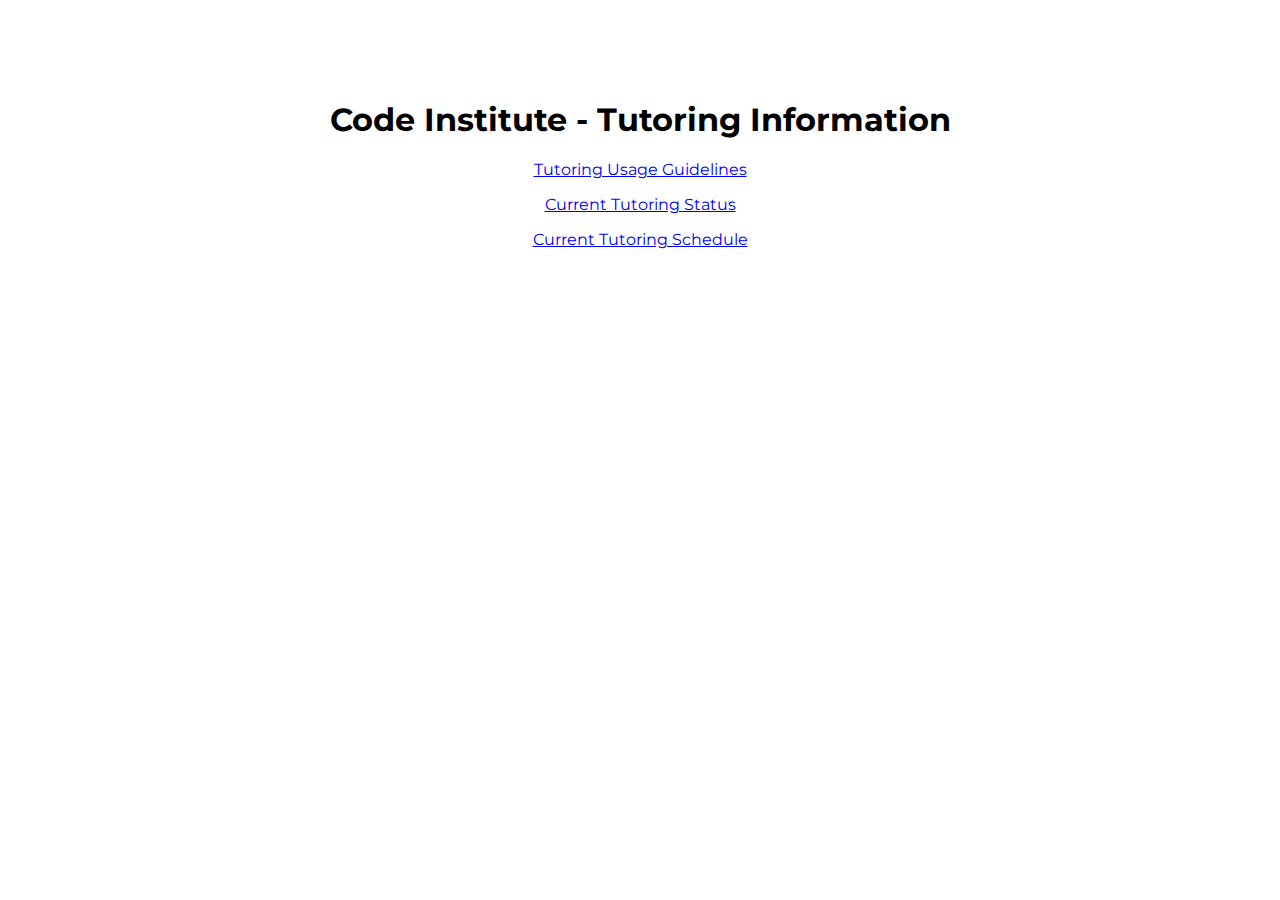
<file: index.html>
<!DOCTYPE html>
<html lang="en">
<head>
    <meta charset="UTF-8">
    <meta http-equiv="X-UA-Compatible" content="IE=edge">
    <meta name="viewport" content="width=device-width, initial-scale=1.0">
    <title>Tutoring Status</title>
    <link rel="stylesheet" href="main.css">
</head>
<body>
    <div class="centered" id="header">
        <h1>Code Institute - Tutoring Information</h1>
    </div>
    <div class="centered">
            <p><a href="./guidelines/">Tutoring Usage Guidelines</a></p>
            <p><a href="./status/">Current Tutoring Status</a></p>
            <p><a href="./schedule/">Current Tutoring Schedule</a></p>
        </ul>
    </div>
</body>
</file>
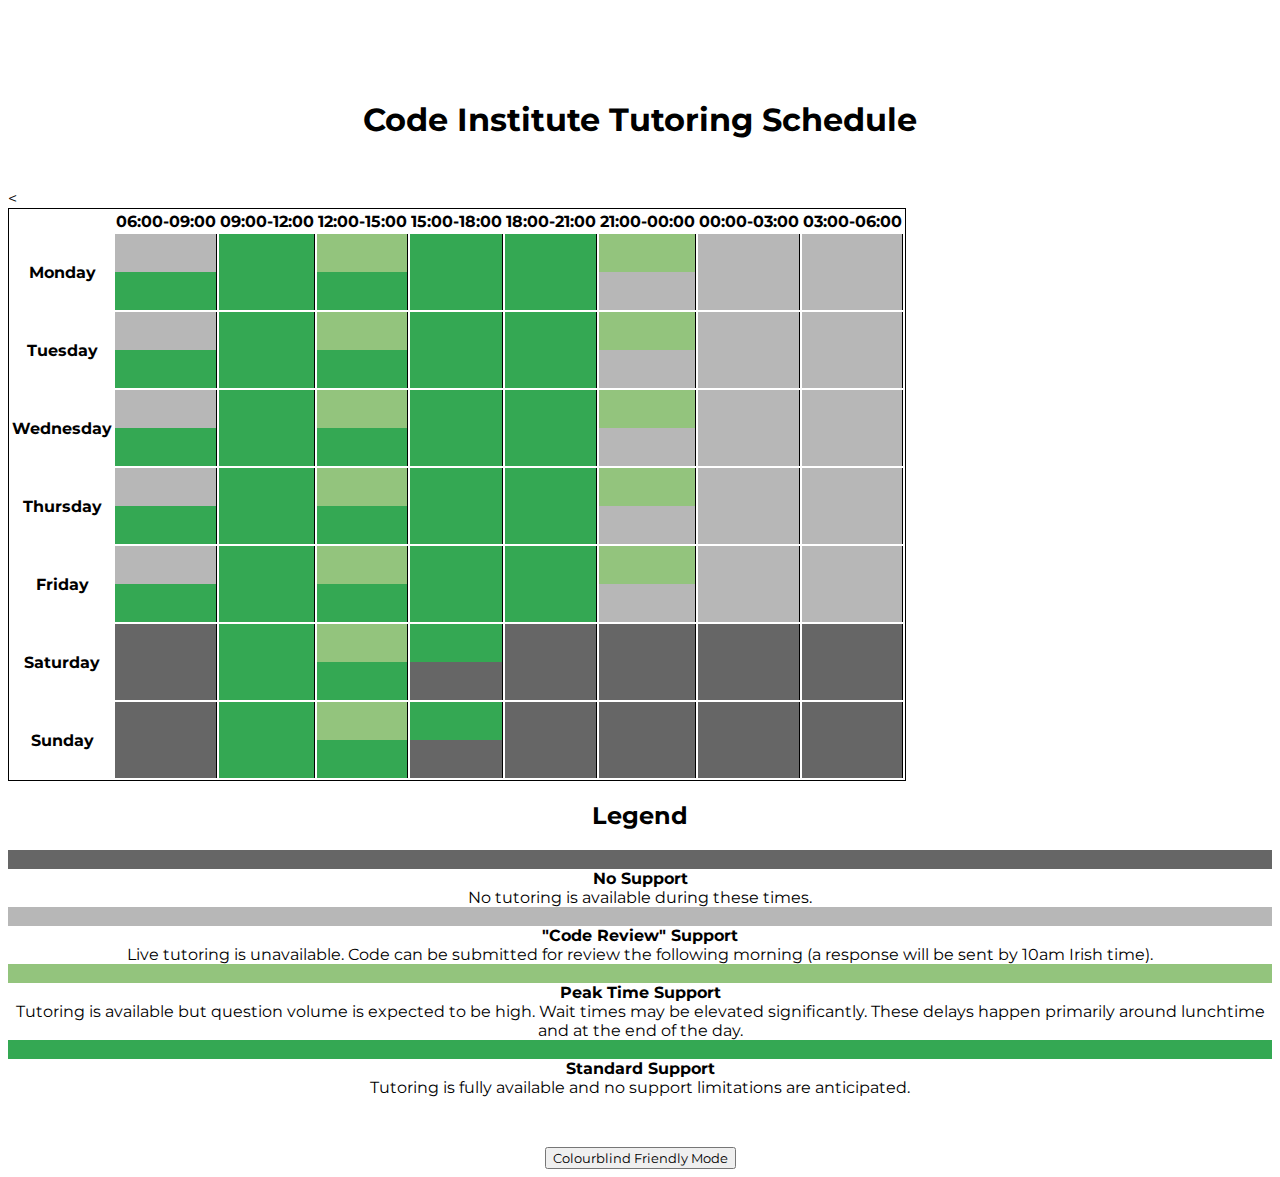
<file: schedule/index.html>
<!DOCTYPE html>
<html lang="en">

<head>
    <meta charset="UTF-8">
    <meta http-equiv="X-UA-Compatible" content="IE=edge">
    <meta name="viewport" content="width=device-width, initial-scale=1.0">
    <title>Tutoring Schedule</title>
    <link href="https://cdn.jsdelivr.net/npm/bootstrap@5.1.3/dist/css/bootstrap.min.css" rel="stylesheet"
        integrity="sha384-1BmE4kWBq78iYhFldvKuhfTAU6auU8tT94WrHftjDbrCEXSU1oBoqyl2QvZ6jIW3" crossorigin="anonymous">
    <link rel="stylesheet" href="schedule.css">
</head>

<body>
    <div class="centered centered-text" id="header">
        <h1>Code Institute Tutoring Schedule</h1>
    </div>

    <div class="centered w-1280 table-responsive">
        <table class="table" id="primary-table">
            <thead class="table-dark">
                <tr>
                    <th scope="col"></th>
                    <th scope="col">06:00-09:00</th>
                    <th scope="col">09:00-12:00</th>
                    <th scope="col">12:00-15:00</th>
                    <th scope="col">15:00-18:00</th>
                    <th scope="col">18:00-21:00</th>
                    <th scope="col">21:00-00:00</th>
                    <th scope="col">00:00-03:00</th>
                    <th scope="col">03:00-06:00</th>
                </tr>
            </thead>
            <tbody>
                <tr>
                    <th scope="row">Monday</th>
                    <td class="subdivided">
                        <div class="container-fluid">
                            <div class="row g-0">
                                <div class="col-8 bg-overnight">&nbsp;<br>&nbsp;</div>
                                <div class="col-4 bg-standard">&nbsp;<br>&nbsp;</div>
                            </div>
                        </div>
                    </td>
                    <td class="bg-standard"></td>
                    <td class="subdivided">
                        <div class="container-fluid">
                            <div class="row g-0">
                                <div class="col-8 bg-peak">&nbsp;<br>&nbsp;</div>
                                <div class="col-4 bg-standard">&nbsp;<br>&nbsp;</div>
                            </div>
                        </div>
                    </td>
                    <td class="bg-standard"></td>
                    <td class="bg-standard"></td>
                    <td class="subdivided">
                        <div class="container-fluid">
                            <div class="row g-0">
                                <div class="col-8 bg-peak">&nbsp;<br>&nbsp;</div>
                                <div class="col-4 bg-overnight">&nbsp;<br>&nbsp;</div>
                            </div>
                        </div>
                    </td>
                    <td class="bg-overnight"></td>
                    <td class="bg-overnight"></td>
                </tr>
                <tr>
                    <th scope="row">Tuesday</th>
                    <td class="subdivided">
                        <div class="container-fluid">
                            <div class="row g-0">
                                <div class="col-8 bg-overnight">&nbsp;<br>&nbsp;</div>
                                <div class="col-4 bg-standard">&nbsp;<br>&nbsp;</div>
                            </div>
                        </div>
                    </td>
                    <td class="bg-standard"></td>
                    <td class="subdivided">
                        <div class="container-fluid">
                            <div class="row g-0">
                                <div class="col-8 bg-peak">&nbsp;<br>&nbsp;</div>
                                <div class="col-4 bg-standard">&nbsp;<br>&nbsp;</div>
                            </div>
                        </div>
                    </td>
                    <td class="bg-standard"></td>
                    <td class="bg-standard"></td>
                    <td class="subdivided">
                        <div class="container-fluid">
                            <div class="row g-0">
                                <div class="col-8 bg-peak">&nbsp;<br>&nbsp;</div>
                                <div class="col-4 bg-overnight">&nbsp;<br>&nbsp;</div>
                            </div>
                        </div>
                    </td>
                    <td class="bg-overnight"></td>
                    <td class="bg-overnight"></td>
                </tr>
                <tr>
                    <th scope="row">Wednesday</th>
                    <td class="subdivided">
                        <div class="container-fluid">
                            <div class="row g-0">
                                <div class="col-8 bg-overnight">&nbsp;<br>&nbsp;</div>
                                <div class="col-4 bg-standard">&nbsp;<br>&nbsp;</div>
                            </div>
                        </div>
                    </td>
                    <td class="bg-standard"></td>
                    <td class="subdivided">
                        <div class="container-fluid">
                            <div class="row g-0">
                                <div class="col-8 bg-peak">&nbsp;<br>&nbsp;</div>
                                <div class="col-4 bg-standard">&nbsp;<br>&nbsp;</div>
                            </div>
                        </div>
                    </td>
                    <td class="bg-standard"></td>
                    <td class="bg-standard"></td>
                    <td class="subdivided">
                        <div class="container-fluid">
                            <div class="row g-0">
                                <div class="col-8 bg-peak">&nbsp;<br>&nbsp;</div>
                                <div class="col-4 bg-overnight">&nbsp;<br>&nbsp;</div>
                            </div>
                        </div>
                    </td>
                    <td class="bg-overnight"></td>
                    <td class="bg-overnight"></td>
                </tr>
                <tr>
                    <th scope="row">Thursday</th>
                    <td class="subdivided">
                        <div class="container-fluid">
                            <div class="row g-0">
                                <div class="col-8 bg-overnight">&nbsp;<br>&nbsp;</div>
                                <div class="col-4 bg-standard">&nbsp;<br>&nbsp;</div>
                            </div>
                        </div>
                    </td>
                    <td class="bg-standard"></td>
                    <td class="subdivided">
                        <div class="container-fluid">
                            <div class="row g-0">
                                <div class="col-8 bg-peak">&nbsp;<br>&nbsp;</div>
                                <div class="col-4 bg-standard">&nbsp;<br>&nbsp;</div>
                            </div>
                        </div>
                    </td>
                    <td class="bg-standard"></td>
                    <td class="bg-standard"></td>
                    <td class="subdivided">
                        <div class="container-fluid">
                            <div class="row g-0">
                                <div class="col-8 bg-peak">&nbsp;<br>&nbsp;</div>
                                <div class="col-4 bg-overnight">&nbsp;<br>&nbsp;</div>
                            </div>
                        </div>
                    </td>
                    <td class="bg-overnight"></td>
                    <td class="bg-overnight"></td>
                </tr>
                <tr>
                    <th scope="row">Friday</th>
                    <td class="subdivided">
                        <div class="container-fluid">
                            <div class="row g-0">
                                <div class="col-8 bg-overnight">&nbsp;<br>&nbsp;</div>
                                <div class="col-4 bg-standard">&nbsp;<br>&nbsp;</div>
                            </div>
                        </div>
                    </td>
                    <td class="bg-standard"></td>
                    <td class="subdivided">
                        <div class="container-fluid">
                            <div class="row g-0">
                                <div class="col-8 bg-peak">&nbsp;<br>&nbsp;</div>
                                <div class="col-4 bg-standard">&nbsp;<br>&nbsp;</div>
                            </div>
                        </div>
                    </td>
                    <td class="bg-standard"></td>
                    <td class="bg-standard"></td>
                    <td class="subdivided">
                        <div class="container-fluid">
                            <div class="row g-0">
                                <div class="col-8 bg-peak">&nbsp;<br>&nbsp;</div>
                                <div class="col-4 bg-overnight">&nbsp;<br>&nbsp;</div>
                            </div>
                        </div>
                    </td>
                    <td class="bg-overnight"></td>
                    <td class="bg-overnight"></td>
                </tr>
                <tr>
                    <th scope="row">Saturday</th>
                    <td class="bg-offline"></td>
                    <td class="bg-standard"></td>
                    <td class="subdivided">
                        <div class="container-fluid">
                            <div class="row g-0">
                                <div class="col-8 bg-peak">&nbsp;<br>&nbsp;</div>
                                <div class="col-4 bg-standard">&nbsp;<br>&nbsp;</div>
                            </div>
                        </div>
                    </td>
                    <td class="subdivided">
                        <div class="container-fluid">
                            <div class="row g-0">
                                <div class="col-8 bg-standard">&nbsp;<br>&nbsp;</div>
                                <div class="col-4 bg-offline">&nbsp;<br>&nbsp;</div>
                            </div>
                        </div>
                    </td>
                    <td class="bg-offline"></td>
                    <td class="bg-offline"></td>
                    <td class="bg-offline"></td>
                    <td class="bg-offline"></td>
                </tr>
                <tr>
                    <th scope="row">Sunday</th>
                    <td class="bg-offline"></td>
                    <td class="bg-standard"></td>
                    < <td class="subdivided">
                        <div class="container-fluid">
                            <div class="row g-0">
                                <div class="col-8 bg-peak">&nbsp;<br>&nbsp;</div>
                                <div class="col-4 bg-standard">&nbsp;<br>&nbsp;</div>
                            </div>
                        </div>
                        </td>
                        <td class="subdivided">
                            <div class="container-fluid">
                                <div class="row g-0">
                                    <div class="col-8 bg-standard">&nbsp;<br>&nbsp;</div>
                                    <div class="col-4 bg-offline">&nbsp;<br>&nbsp;</div>
                                </div>
                            </div>
                        </td>
                        <td class="bg-offline"></td>
                        <td class="bg-offline"></td>
                        <td class="bg-offline"></td>
                        <td class="bg-offline"></td>
                </tr>
            </tbody>
        </table>
    </div>

    <div class="centered centered-text" id="legend">
        <h2>Legend</h2>
        <div class="container">
            <div class="row">
                <div class="col-md-3">
                    <div class="row">
                        <div class="col-12 bg-offline">&nbsp;</div>
                        <div class="col-12"><b>No Support</b><br>No tutoring is available during these times.</div>
                    </div>
                </div>
                <div class="col-md-3">
                    <div class="row">
                        <div class="col-12 bg-overnight">&nbsp;</div>
                        <div class="col-12"><b>"Code Review" Support</b><br>Live tutoring is unavailable. Code can be
                            submitted for review the following morning (a response will be sent by 10am Irish time).
                        </div>
                    </div>
                </div>
                <div class="col-md-3">
                    <div class="row">
                        <div class="col-12 bg-peak">&nbsp;</div>
                        <div class="col-12"><b>Peak Time Support</b><br>Tutoring is available but question volume is
                            expected to be high. Wait times may be elevated significantly. These delays happen primarily
                            around lunchtime and at the end of the day.</div>
                    </div>
                </div>
                <div class="col-md-3">
                    <div class="row">
                        <div class="col-12 bg-standard">&nbsp;</div>
                        <div class="col-12"><b>Standard Support</b><br>Tutoring is fully available and no support
                            limitations are anticipated.</div>
                    </div>
                </div>
            </div>
        </div>
    </div>

    <div class="centered centered-text">
        <button type="button" class="btn btn-primary" id="contrast-btn" onclick="toggleContrast()">Colorblind Friendly
            Mode</button>
    </div>

    <script src="https://cdn.jsdelivr.net/npm/bootstrap@5.1.3/dist/js/bootstrap.bundle.min.js"
        integrity="sha384-ka7Sk0Gln4gmtz2MlQnikT1wXgYsOg+OMhuP+IlRH9sENBO0LRn5q+8nbTov4+1p"
        crossorigin="anonymous"></script>

    <script>
        let contrast = localStorage.hasOwnProperty('contrast') ? localStorage.getItem('contrast') : localStorage.setItem('contrast', false);
        if (typeof contrast == undefined) {
            contrast = "false"; // setItem "helpfully" returns undefined
        }
        else {
            contrast == "true" ? increaseContrast() : resetContrast();
        }

        function toggleContrast() {
            contrast = (contrast == "true") ? "flase" : "true";
            contrast == "true" ? increaseContrast() : resetContrast();
            localStorage.setItem('contrast', contrast);
        }

        function increaseContrast() {
            let r = document.querySelector(':root');
            r.style.setProperty('--peak', '#FFC20A');
            r.style.setProperty('--standard', '#0C7BDC');
            r.style.setProperty('--overnight', '#F7F7F7');
            document.getElementById('contrast-btn').innerText = "Reset Contrast";
        }

        function resetContrast() {
            let r = document.querySelector(':root');
            r.style.setProperty('--peak', '#93C47D');
            r.style.setProperty('--standard', '#34A853');
            r.style.setProperty('--overnight', '#B7B7B7');
            document.getElementById('contrast-btn').innerText = "Colourblind Friendly Mode";
        }
    </script>
</body>

</html>
</file>
<file: main.css>
@import url('https://fonts.googleapis.com/css2?family=Montserrat&display=swap');

* {
    font-family: 'Montserrat', sans-serif;
}

.centered {
    margin: 0 auto;
}

#header {
    text-align: center;
    margin-top: 100px;
}

p {
    text-align: center;
}
</file>
<file: schedule/schedule.css>
@import url('https://fonts.googleapis.com/css2?family=Montserrat&display=swap');

* {
    font-family: 'Montserrat', sans-serif;
}

:root {
    --offline: #666666;
    --overnight: #B7B7B7;
    --peak: #93C47D;
    --standard: #34A853;
}

.centered {
    margin: 0 auto;
}

#header {
    margin-top: 100px;
    margin-bottom: 50px;
}

.centered-text {
    text-align: center;
}

.w-1280 {
    max-width: 1280px;
}

.bg-offline {
    background-color: var(--offline)!important;
}

.bg-overnight {
    background-color: var(--overnight)!important;
}

.bg-peak {
    background-color: var(--peak)!important;
}

.bg-standard {
    background-color: var(--standard)!important;
}

.subdivided {
    padding: 0px!important;
    margin: 0px!important;
}

.container-fluid {
    padding: 0px!important;
    margin: 0px!important;
}

#primary-table {
    border: 1px solid black;
}

#primary-table > thead > tr > th {
    text-align: center;
}

#primary-table > tbody > tr > td {
    border-right: 1px solid black;
}

#legend {
    padding-bottom: 50px;
}
</file>
